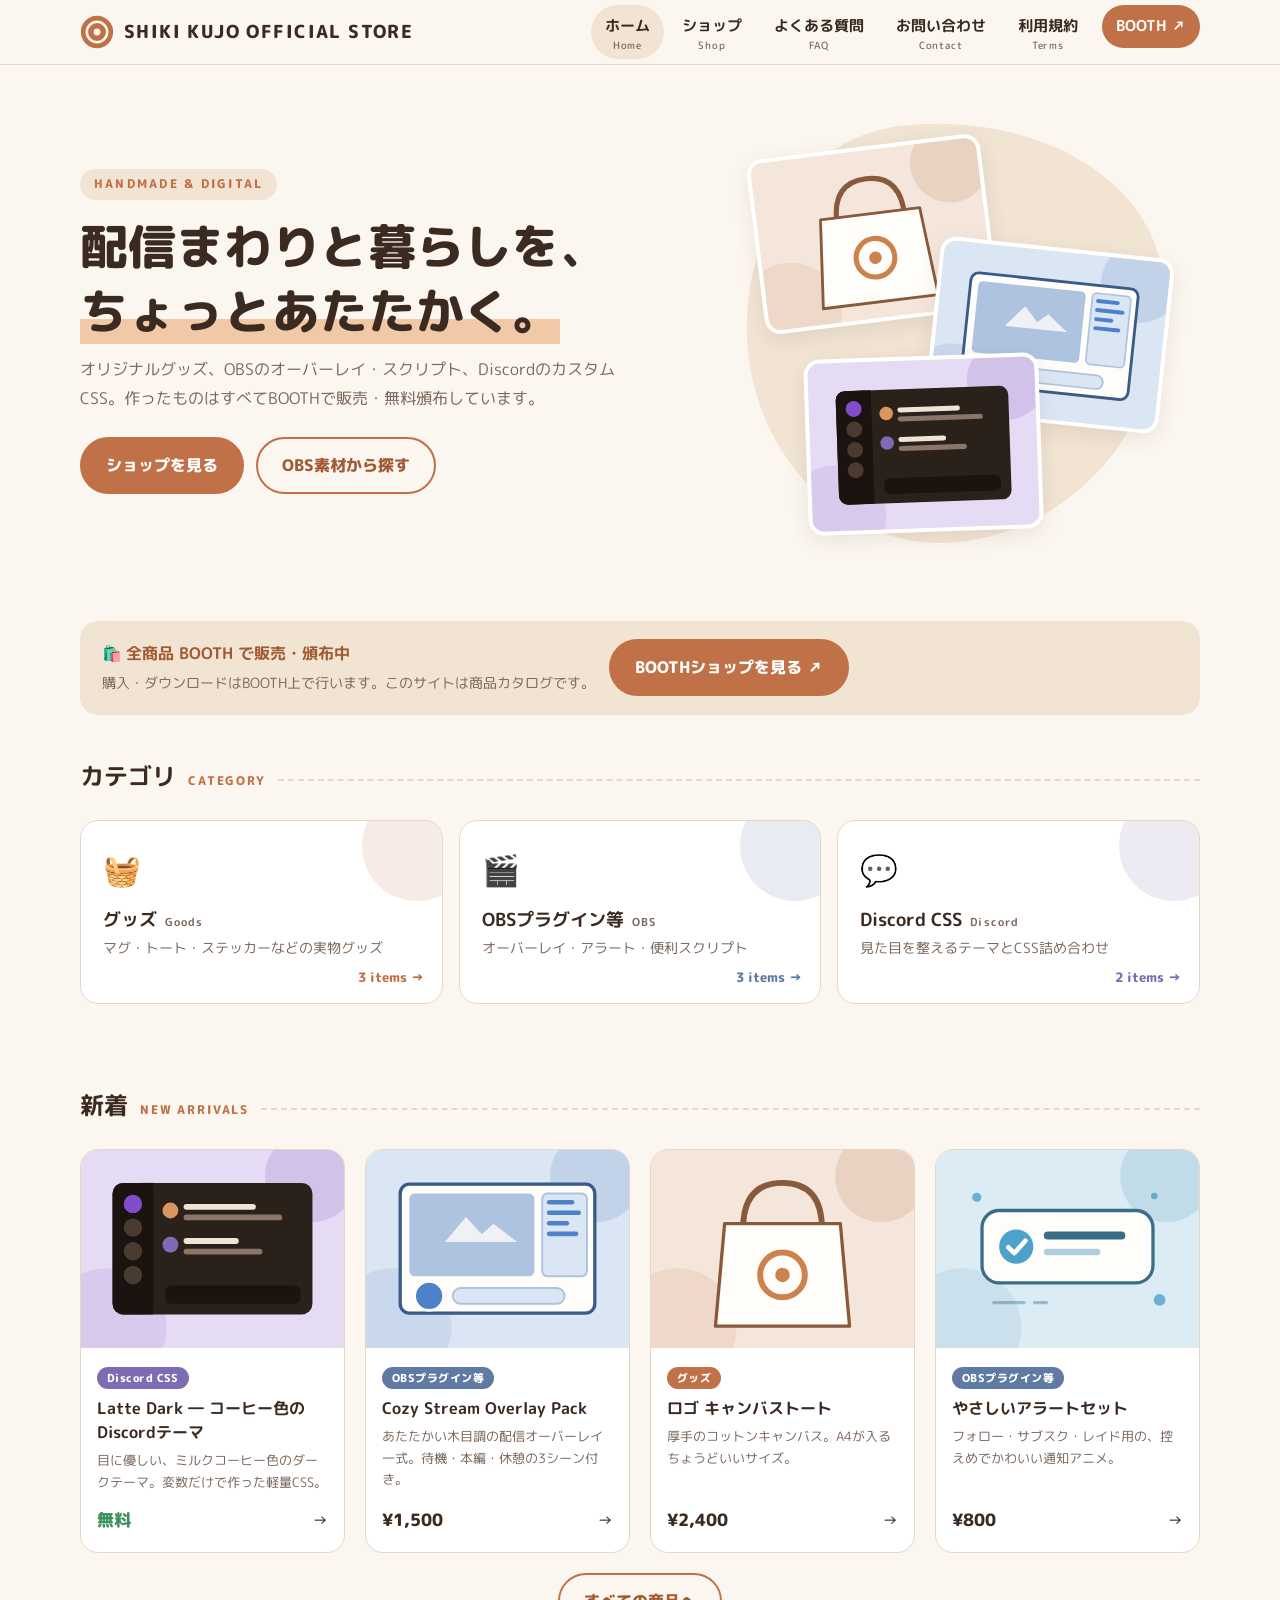
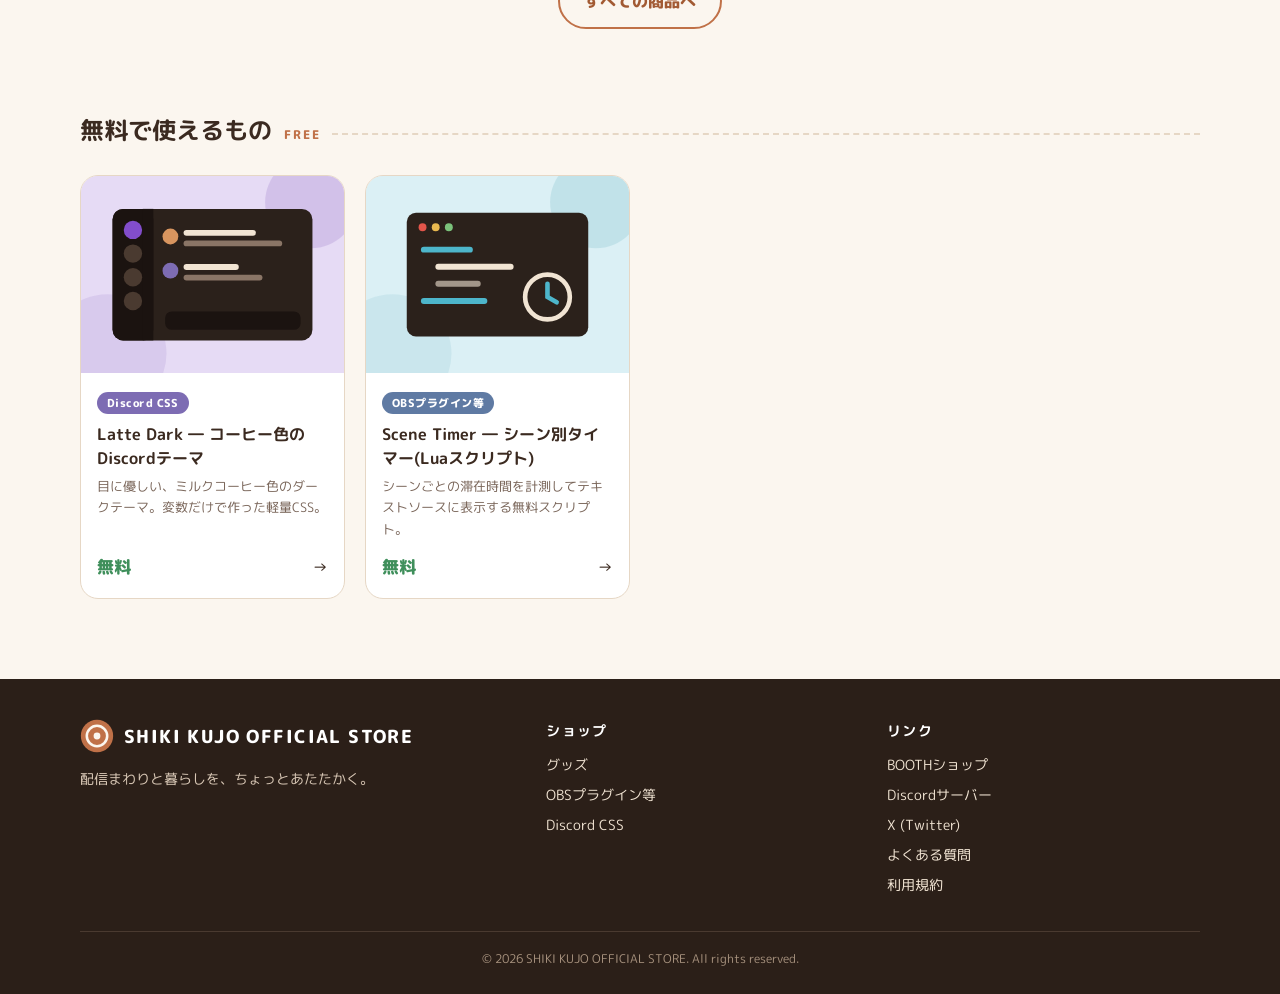
<file: index.html>
<!doctype html>
<html lang="ja">
<head>
<meta charset="utf-8">
<meta name="viewport" content="width=device-width, initial-scale=1">
<title>SHIKI KUJO OFFICIAL STORE | グッズ・OBS素材・Discord CSS</title>
<meta name="description" content="グッズ、OBSプラグイン・素材、Discord CSSの販売・頒布サイト。">
<meta property="og:title" content="SHIKI KUJO OFFICIAL STORE | グッズ・OBS素材・Discord CSS">
<meta property="og:description" content="グッズ、OBSプラグイン・素材、Discord CSSの販売・頒布サイト。">
<meta name="theme-color" content="#c07148">
<link rel="icon" href="data:image/svg+xml,%3Csvg xmlns='http://www.w3.org/2000/svg' viewBox='0 0 40 40'%3E%3Ccircle cx='20' cy='20' r='19' fill='%23c07148'/%3E%3Ccircle cx='20' cy='20' r='12' fill='none' stroke='%23fbf6ef' stroke-width='3'/%3E%3Ccircle cx='20' cy='20' r='4' fill='%23fbf6ef'/%3E%3C/svg%3E">
<link rel="preconnect" href="https://fonts.googleapis.com">
<link rel="preconnect" href="https://fonts.gstatic.com" crossorigin>
<link href="https://fonts.googleapis.com/css2?family=M+PLUS+Rounded+1c:wght@400;500;700;800&display=swap" rel="stylesheet">
<link rel="stylesheet" href="assets/style.css">
</head>
<body data-page="index">
<a class="skip" href="#main">本文へ</a>
<header id="site-header"></header>
<main id="main">
<section class="hero"><div class="wrap">
  <div>
    <span class="eyebrow">HANDMADE &amp; DIGITAL</span>
    <h1>配信まわりと暮らしを、<br><em>ちょっとあたたかく。</em></h1>
    <p>オリジナルグッズ、OBSのオーバーレイ・スクリプト、DiscordのカスタムCSS。作ったものはすべてBOOTHで販売・無料頒布しています。</p>
    <div class="btn-row"><a class="btn" href="shop.html">ショップを見る</a><a class="btn ghost" href="shop.html?cat=obs">OBS素材から探す</a></div>
  </div>
  <div class="hero-art" id="hero-art" aria-hidden="true"></div>
</div></section>

<section class="block" style="padding-bottom:0"><div class="wrap">
  <div class="booth-note"><div>🛍️ <b>全商品 BOOTH で販売・頒布中</b><br><span style="font-size:.86rem;color:var(--ink-soft)">購入・ダウンロードはBOOTH上で行います。このサイトは商品カタログです。</span></div><span id="booth-cta"></span></div>
</div></section>

<section class="block"><div class="wrap">
  <h2 class="sec-title">カテゴリ <small>CATEGORY</small></h2>
  <div class="cat-tiles" id="cat-tiles"></div>
</div></section>

<section class="block"><div class="wrap">
  <h2 class="sec-title">新着 <small>NEW ARRIVALS</small></h2>
  <div class="grid" id="new-grid"></div>
  <div class="sec-more"><a class="btn ghost" href="shop.html">すべての商品へ</a></div>
</div></section>

<section class="block" id="free-sec"><div class="wrap">
  <h2 class="sec-title">無料で使えるもの <small>FREE</small></h2>
  <div class="grid" id="free-grid"></div>
</div></section>
</main>
<footer id="site-footer"></footer>
<script src="assets/art.js"></script>
<script src="assets/app.js"></script>
</body>
</html>
</file>
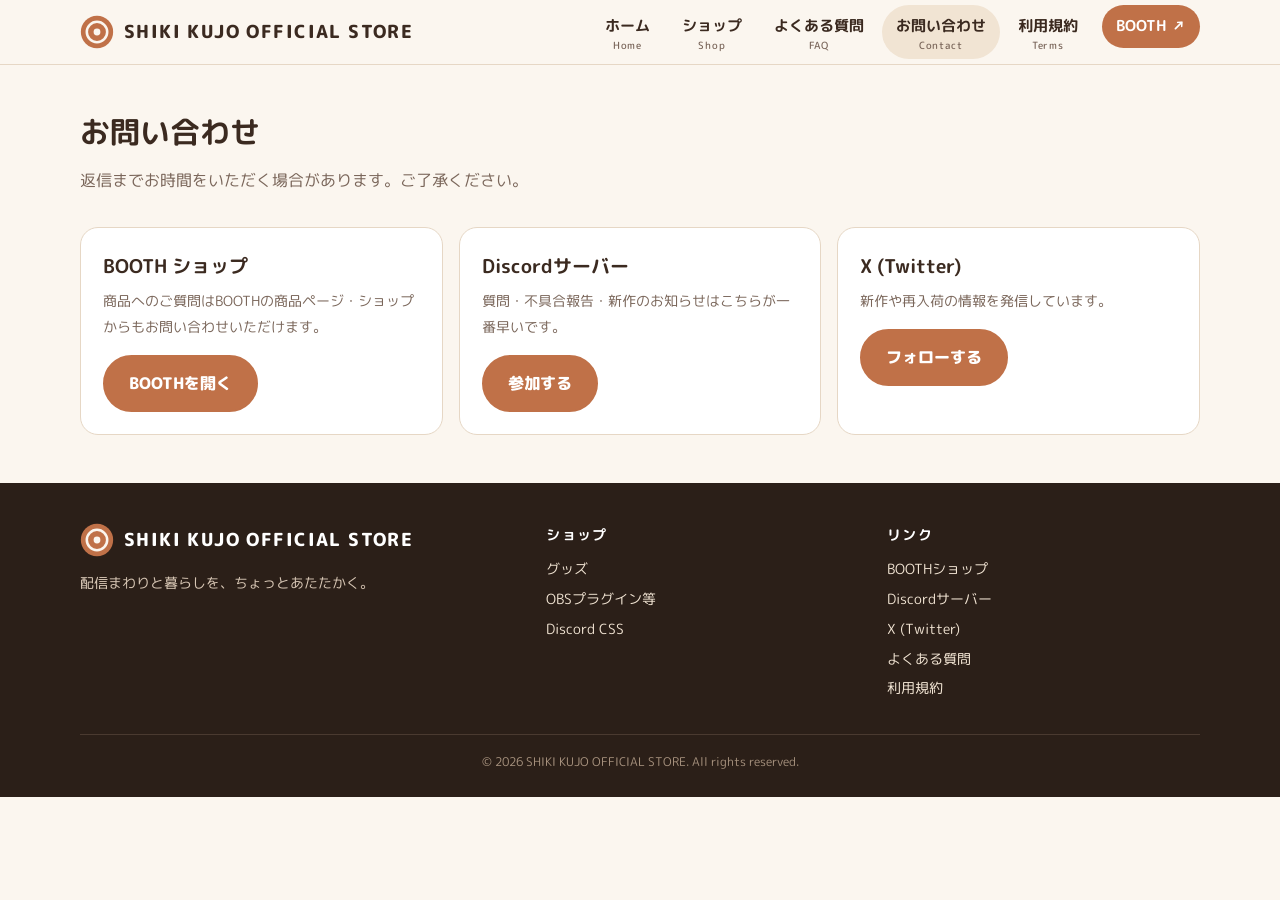
<file: contact.html>
<!doctype html>
<html lang="ja">
<head>
<meta charset="utf-8">
<meta name="viewport" content="width=device-width, initial-scale=1">
<title>お問い合わせ | SHIKI KUJO OFFICIAL STORE</title>
<meta name="description" content="ご質問・ご依頼・不具合報告の連絡先。">
<meta property="og:title" content="お問い合わせ | SHIKI KUJO OFFICIAL STORE">
<meta property="og:description" content="ご質問・ご依頼・不具合報告の連絡先。">
<meta name="theme-color" content="#c07148">
<link rel="icon" href="data:image/svg+xml,%3Csvg xmlns='http://www.w3.org/2000/svg' viewBox='0 0 40 40'%3E%3Ccircle cx='20' cy='20' r='19' fill='%23c07148'/%3E%3Ccircle cx='20' cy='20' r='12' fill='none' stroke='%23fbf6ef' stroke-width='3'/%3E%3Ccircle cx='20' cy='20' r='4' fill='%23fbf6ef'/%3E%3C/svg%3E">
<link rel="preconnect" href="https://fonts.googleapis.com">
<link rel="preconnect" href="https://fonts.gstatic.com" crossorigin>
<link href="https://fonts.googleapis.com/css2?family=M+PLUS+Rounded+1c:wght@400;500;700;800&display=swap" rel="stylesheet">
<link rel="stylesheet" href="assets/style.css">
</head>
<body data-page="contact">
<a class="skip" href="#main">本文へ</a>
<header id="site-header"></header>
<main id="main"><div class="wrap">
  <div class="page-head"><h1>お問い合わせ</h1><p>返信までお時間をいただく場合があります。ご了承ください。</p></div>
  <div class="contact-grid" id="contact-list"></div>
</div></main>
<footer id="site-footer"></footer>
<script src="assets/art.js"></script>
<script src="assets/app.js"></script>
</body>
</html>
</file>
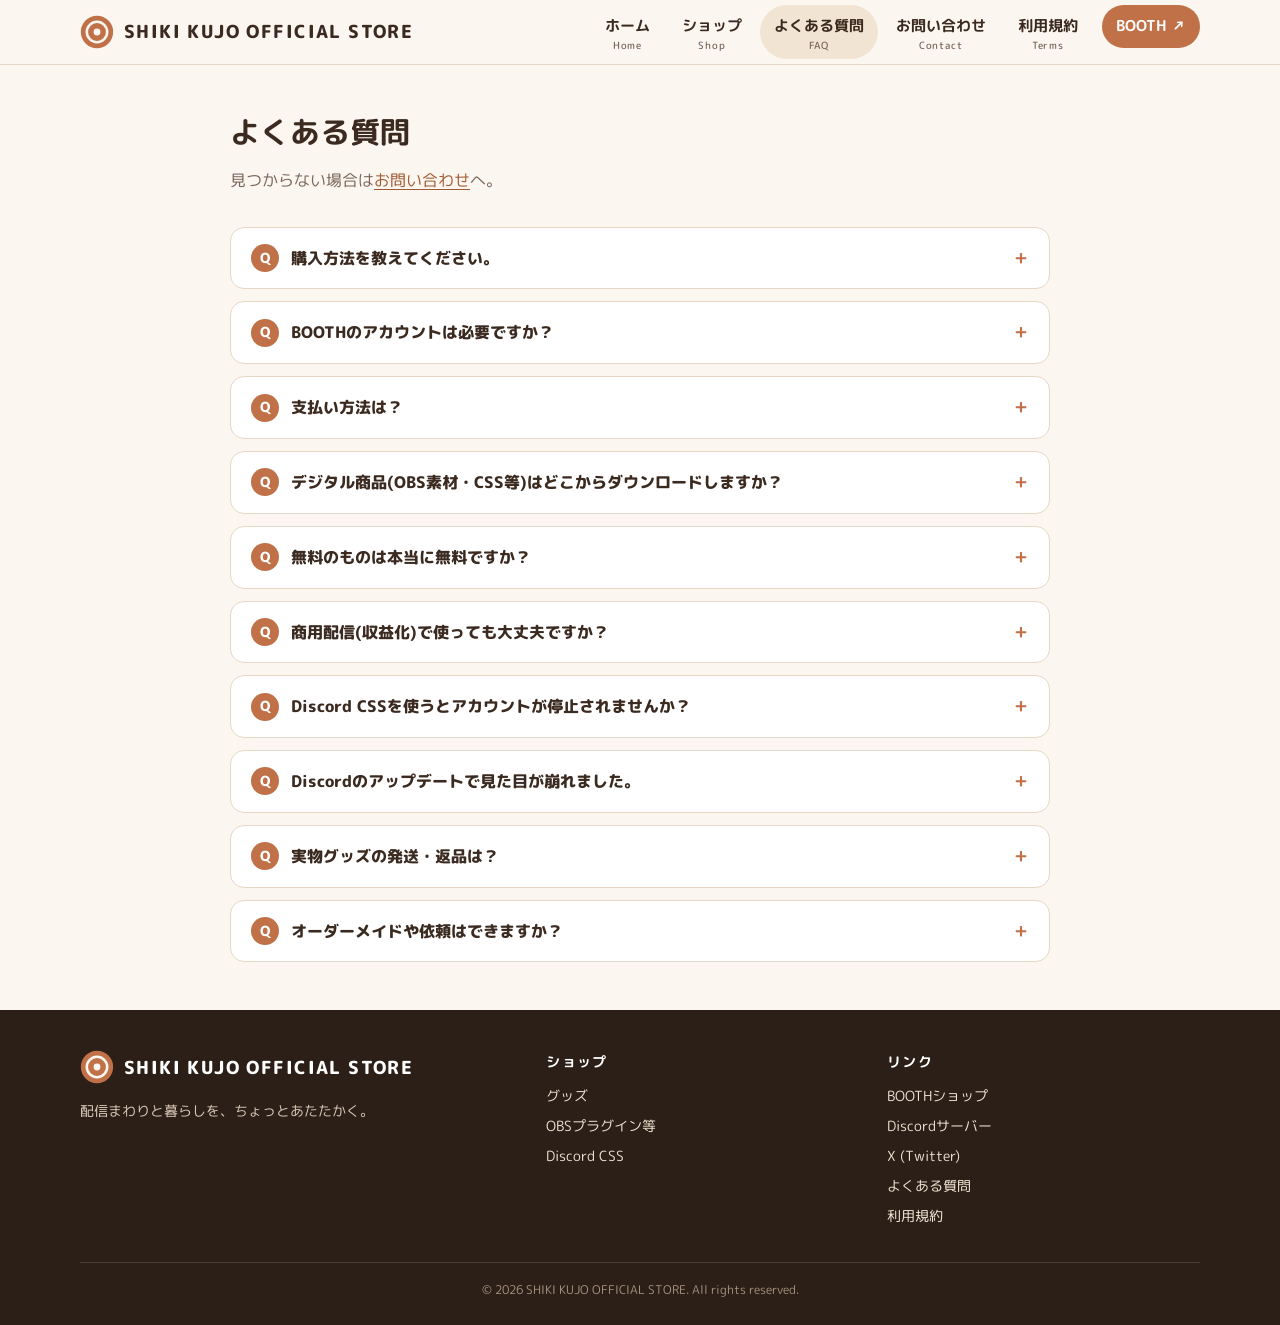
<file: faq.html>
<!doctype html>
<html lang="ja">
<head>
<meta charset="utf-8">
<meta name="viewport" content="width=device-width, initial-scale=1">
<title>よくある質問 | SHIKI KUJO OFFICIAL STORE</title>
<meta name="description" content="購入方法・ライセンス・Discord CSSについてのよくある質問。">
<meta property="og:title" content="よくある質問 | SHIKI KUJO OFFICIAL STORE">
<meta property="og:description" content="購入方法・ライセンス・Discord CSSについてのよくある質問。">
<meta name="theme-color" content="#c07148">
<link rel="icon" href="data:image/svg+xml,%3Csvg xmlns='http://www.w3.org/2000/svg' viewBox='0 0 40 40'%3E%3Ccircle cx='20' cy='20' r='19' fill='%23c07148'/%3E%3Ccircle cx='20' cy='20' r='12' fill='none' stroke='%23fbf6ef' stroke-width='3'/%3E%3Ccircle cx='20' cy='20' r='4' fill='%23fbf6ef'/%3E%3C/svg%3E">
<link rel="preconnect" href="https://fonts.googleapis.com">
<link rel="preconnect" href="https://fonts.gstatic.com" crossorigin>
<link href="https://fonts.googleapis.com/css2?family=M+PLUS+Rounded+1c:wght@400;500;700;800&display=swap" rel="stylesheet">
<link rel="stylesheet" href="assets/style.css">
</head>
<body data-page="faq">
<a class="skip" href="#main">本文へ</a>
<header id="site-header"></header>
<main id="main"><div class="wrap" style="max-width:820px">
  <div class="page-head"><h1>よくある質問</h1><p>見つからない場合は<a href="contact.html">お問い合わせ</a>へ。</p></div>
  <div id="faq-list" style="margin:24px 0 48px"></div>
</div></main>
<footer id="site-footer"></footer>
<script src="assets/art.js"></script>
<script src="assets/app.js"></script>
</body>
</html>
</file>
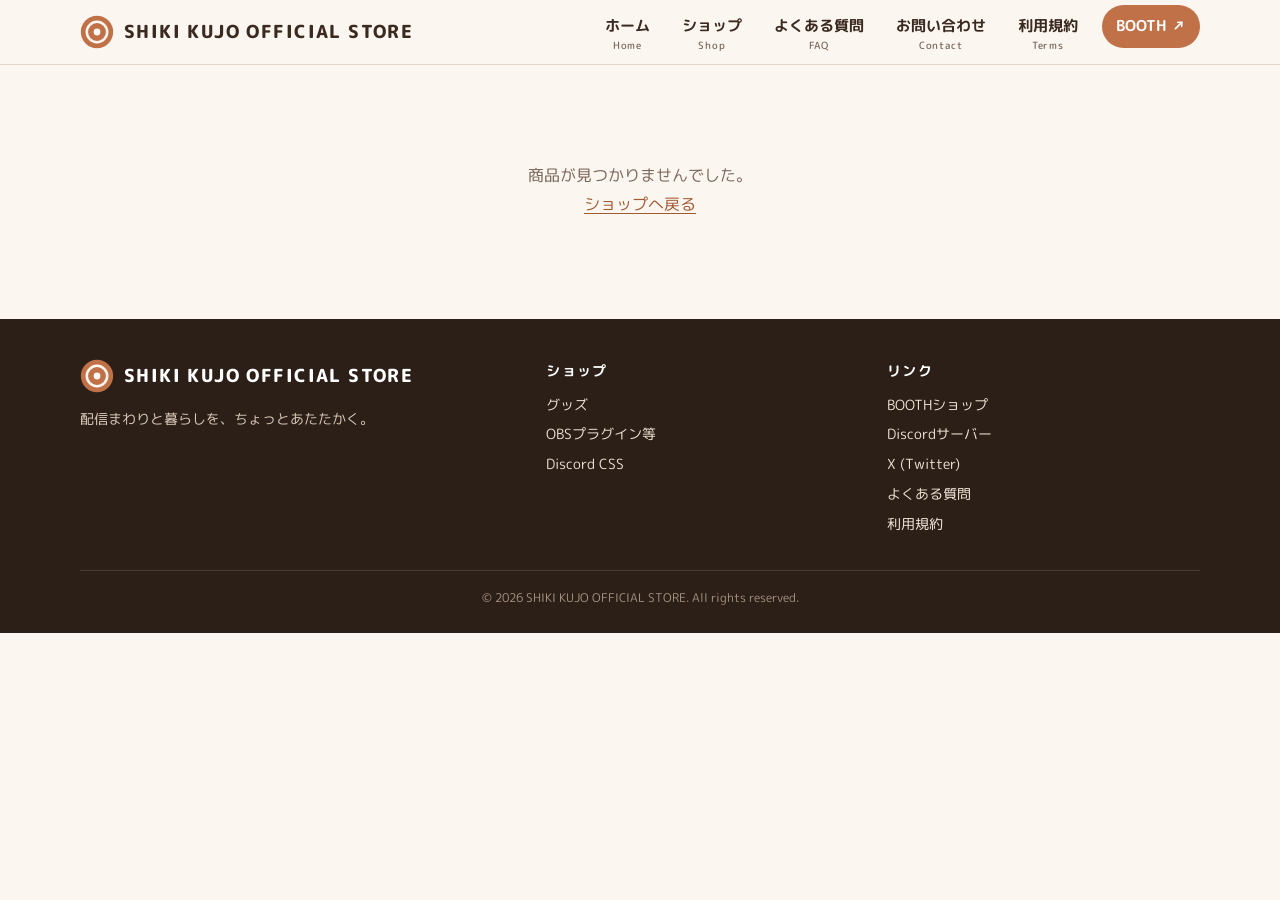
<file: item.html>
<!doctype html>
<html lang="ja">
<head>
<meta charset="utf-8">
<meta name="viewport" content="width=device-width, initial-scale=1">
<title>商品詳細 | SHIKI KUJO OFFICIAL STORE</title>
<meta name="description" content="商品の詳細ページ。">
<meta property="og:title" content="商品詳細 | SHIKI KUJO OFFICIAL STORE">
<meta property="og:description" content="商品の詳細ページ。">
<meta name="theme-color" content="#c07148">
<link rel="icon" href="data:image/svg+xml,%3Csvg xmlns='http://www.w3.org/2000/svg' viewBox='0 0 40 40'%3E%3Ccircle cx='20' cy='20' r='19' fill='%23c07148'/%3E%3Ccircle cx='20' cy='20' r='12' fill='none' stroke='%23fbf6ef' stroke-width='3'/%3E%3Ccircle cx='20' cy='20' r='4' fill='%23fbf6ef'/%3E%3C/svg%3E">
<link rel="preconnect" href="https://fonts.googleapis.com">
<link rel="preconnect" href="https://fonts.gstatic.com" crossorigin>
<link href="https://fonts.googleapis.com/css2?family=M+PLUS+Rounded+1c:wght@400;500;700;800&display=swap" rel="stylesheet">
<link rel="stylesheet" href="assets/style.css">
</head>
<body data-page="item">
<a class="skip" href="#main">本文へ</a>
<header id="site-header"></header>
<main id="main"><div class="wrap" id="item-root" style="padding-top:20px"></div></main>
<footer id="site-footer"></footer>
<script src="assets/art.js"></script>
<script src="assets/app.js"></script>
</body>
</html>
</file>
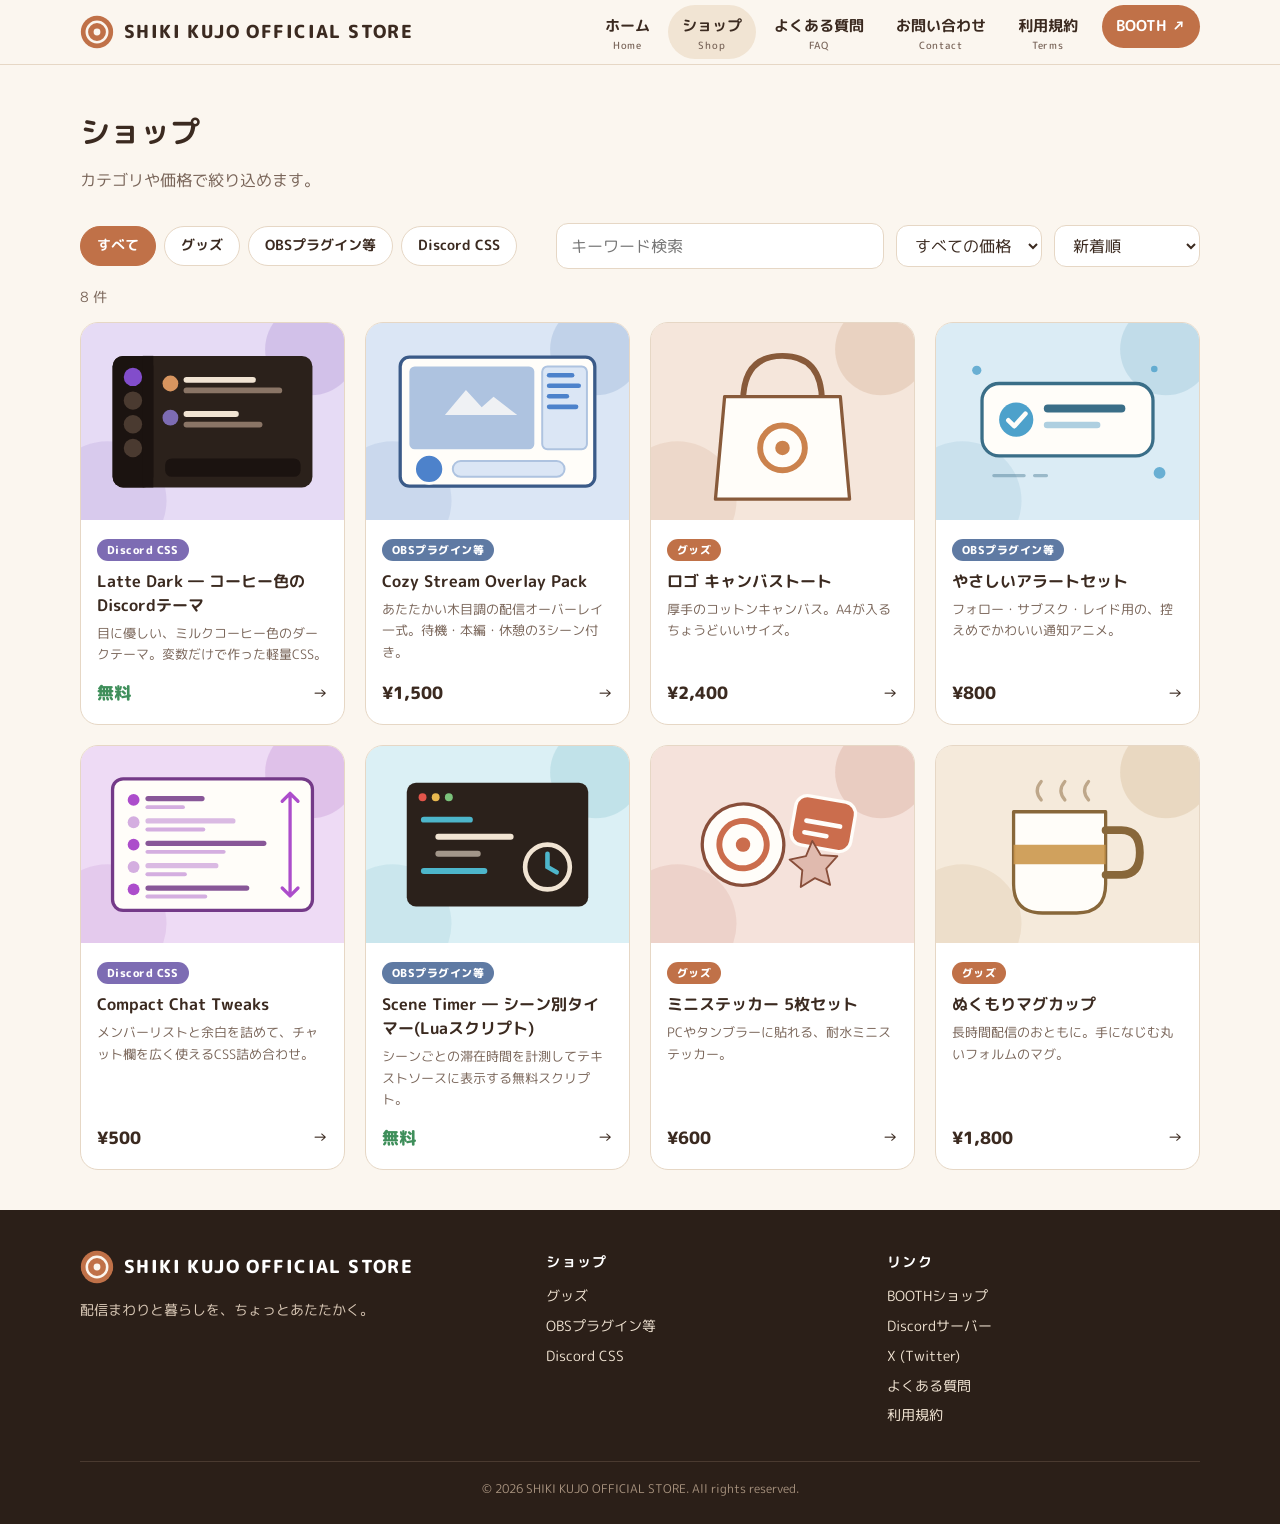
<file: shop.html>
<!doctype html>
<html lang="ja">
<head>
<meta charset="utf-8">
<meta name="viewport" content="width=device-width, initial-scale=1">
<title>ショップ | SHIKI KUJO OFFICIAL STORE</title>
<meta name="description" content="グッズ・OBS素材・Discord CSSの商品一覧。">
<meta property="og:title" content="ショップ | SHIKI KUJO OFFICIAL STORE">
<meta property="og:description" content="グッズ・OBS素材・Discord CSSの商品一覧。">
<meta name="theme-color" content="#c07148">
<link rel="icon" href="data:image/svg+xml,%3Csvg xmlns='http://www.w3.org/2000/svg' viewBox='0 0 40 40'%3E%3Ccircle cx='20' cy='20' r='19' fill='%23c07148'/%3E%3Ccircle cx='20' cy='20' r='12' fill='none' stroke='%23fbf6ef' stroke-width='3'/%3E%3Ccircle cx='20' cy='20' r='4' fill='%23fbf6ef'/%3E%3C/svg%3E">
<link rel="preconnect" href="https://fonts.googleapis.com">
<link rel="preconnect" href="https://fonts.gstatic.com" crossorigin>
<link href="https://fonts.googleapis.com/css2?family=M+PLUS+Rounded+1c:wght@400;500;700;800&display=swap" rel="stylesheet">
<link rel="stylesheet" href="assets/style.css">
</head>
<body data-page="shop">
<a class="skip" href="#main">本文へ</a>
<header id="site-header"></header>
<main id="main"><div class="wrap">
  <div class="page-head"><h1>ショップ</h1><p>カテゴリや価格で絞り込めます。</p></div>
  <div class="toolbar">
    <div class="chips" id="chips" role="group" aria-label="カテゴリ"></div>
    <span class="spacer"></span>
    <input class="field" id="f-text" type="search" placeholder="キーワード検索" aria-label="キーワード検索">
    <select class="field" id="f-price" aria-label="価格"><option value="all">すべての価格</option><option value="free">無料のみ</option><option value="paid">有料のみ</option></select>
    <select class="field" id="f-sort" aria-label="並び替え"><option value="new">新着順</option><option value="low">価格が安い順</option><option value="high">価格が高い順</option></select>
  </div>
  <p id="count" style="color:var(--ink-soft);font-size:.85rem;margin:-8px 0 12px"></p>
  <div class="grid" id="grid"></div>
  <p class="empty" id="empty" hidden>条件に合う商品がありません。</p>
</div></main>
<footer id="site-footer"></footer>
<script src="assets/art.js"></script>
<script src="assets/app.js"></script>
</body>
</html>
</file>
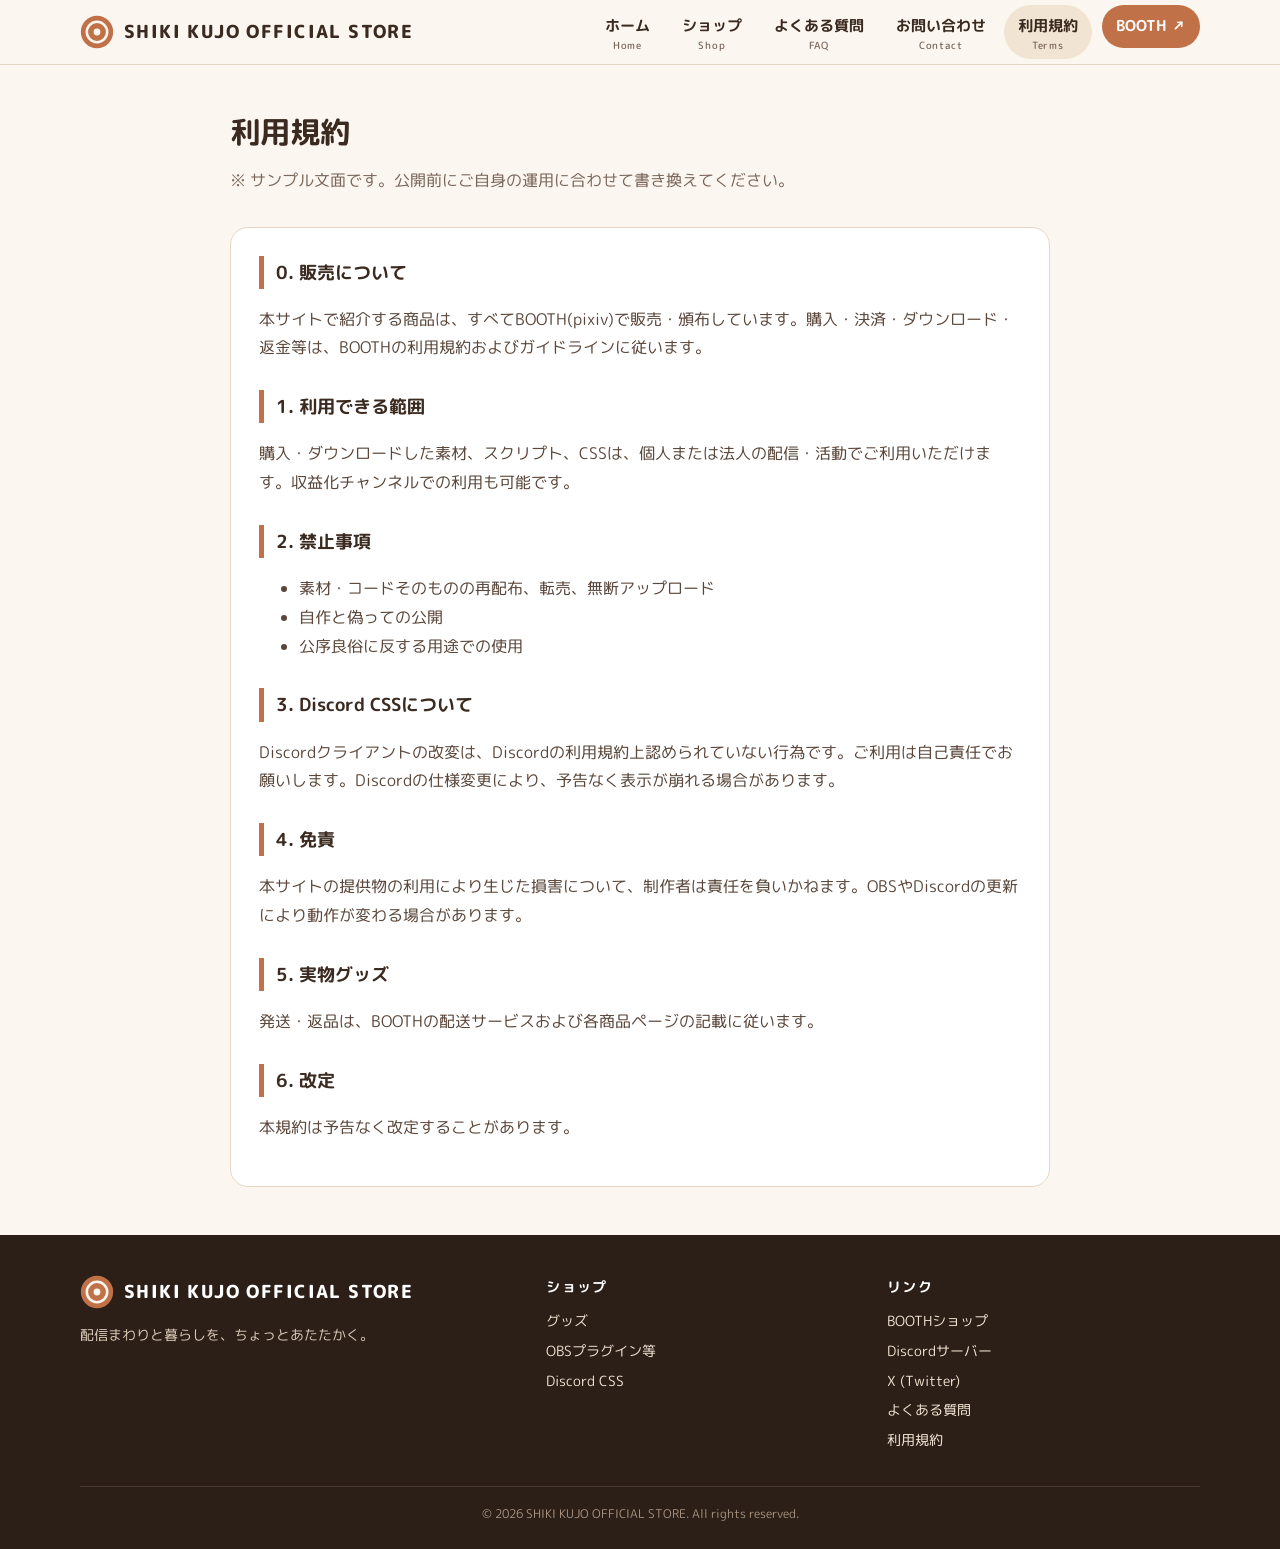
<file: terms.html>
<!doctype html>
<html lang="ja">
<head>
<meta charset="utf-8">
<meta name="viewport" content="width=device-width, initial-scale=1">
<title>利用規約 | SHIKI KUJO OFFICIAL STORE</title>
<meta name="description" content="素材・スクリプト・CSS・グッズのご利用条件。">
<meta property="og:title" content="利用規約 | SHIKI KUJO OFFICIAL STORE">
<meta property="og:description" content="素材・スクリプト・CSS・グッズのご利用条件。">
<meta name="theme-color" content="#c07148">
<link rel="icon" href="data:image/svg+xml,%3Csvg xmlns='http://www.w3.org/2000/svg' viewBox='0 0 40 40'%3E%3Ccircle cx='20' cy='20' r='19' fill='%23c07148'/%3E%3Ccircle cx='20' cy='20' r='12' fill='none' stroke='%23fbf6ef' stroke-width='3'/%3E%3Ccircle cx='20' cy='20' r='4' fill='%23fbf6ef'/%3E%3C/svg%3E">
<link rel="preconnect" href="https://fonts.googleapis.com">
<link rel="preconnect" href="https://fonts.gstatic.com" crossorigin>
<link href="https://fonts.googleapis.com/css2?family=M+PLUS+Rounded+1c:wght@400;500;700;800&display=swap" rel="stylesheet">
<link rel="stylesheet" href="assets/style.css">
</head>
<body data-page="terms">
<a class="skip" href="#main">本文へ</a>
<header id="site-header"></header>
<main id="main"><div class="wrap" style="max-width:820px">
  <div class="page-head"><h1>利用規約</h1><p>※ サンプル文面です。公開前にご自身の運用に合わせて書き換えてください。</p></div>
  <div class="prose">
    <h2>0. 販売について</h2>
    <p>本サイトで紹介する商品は、すべてBOOTH(pixiv)で販売・頒布しています。購入・決済・ダウンロード・返金等は、BOOTHの利用規約およびガイドラインに従います。</p>
    <h2>1. 利用できる範囲</h2>
    <p>購入・ダウンロードした素材、スクリプト、CSSは、個人または法人の配信・活動でご利用いただけます。収益化チャンネルでの利用も可能です。</p>
    <h2>2. 禁止事項</h2>
    <ul><li>素材・コードそのものの再配布、転売、無断アップロード</li><li>自作と偽っての公開</li><li>公序良俗に反する用途での使用</li></ul>
    <h2>3. Discord CSSについて</h2>
    <p>Discordクライアントの改変は、Discordの利用規約上認められていない行為です。ご利用は自己責任でお願いします。Discordの仕様変更により、予告なく表示が崩れる場合があります。</p>
    <h2>4. 免責</h2>
    <p>本サイトの提供物の利用により生じた損害について、制作者は責任を負いかねます。OBSやDiscordの更新により動作が変わる場合があります。</p>
    <h2>5. 実物グッズ</h2>
    <p>発送・返品は、BOOTHの配送サービスおよび各商品ページの記載に従います。</p>
    <h2>6. 改定</h2>
    <p>本規約は予告なく改定することがあります。</p>
  </div>
</div></main>
<footer id="site-footer"></footer>
<script src="assets/art.js"></script>
<script src="assets/app.js"></script>
</body>
</html>
</file>
<file: assets/style.css>
/* SHIKI KUJO OFFICIAL STORE — original stylesheet */
:root {
  --bg: #fbf6ef;
  --paper: #ffffff;
  --ink: #3b2a20;
  --ink-soft: #7a665a;
  --brown: #8a5a3c;
  --accent: #c07148;
  --accent-dark: #a25a33;
  --cream: #f1e4d3;
  --line: #e6d7c5;
  --footer: #2b1f18;
  --radius: 18px;
  --shadow: 0 6px 20px rgba(80, 48, 28, .09);
  --maxw: 1120px;
}
*, *::before, *::after { box-sizing: border-box; }
html { scroll-behavior: smooth; }
body {
  margin: 0;
  background: var(--bg);
  color: var(--ink);
  font-family: "M PLUS Rounded 1c", "Hiragino Maru Gothic ProN", "Hiragino Sans", "Meiryo", sans-serif;
  line-height: 1.8;
  -webkit-text-size-adjust: 100%;
}
img, svg { max-width: 100%; display: block; }
a { color: var(--accent-dark); text-underline-offset: 3px; }
a:hover { color: var(--brown); }
.wrap { width: min(100% - 32px, var(--maxw)); margin-inline: auto; }
.skip { position: absolute; left: -999px; }
.skip:focus { left: 8px; top: 8px; background: #fff; padding: 8px 12px; z-index: 99; }

/* ---------- header ---------- */
.site-header {
  position: sticky; top: 0; z-index: 50;
  background: rgba(251, 246, 239, .92);
  backdrop-filter: blur(8px);
  border-bottom: 1px solid var(--line);
}
.site-header .wrap { display: flex; align-items: center; justify-content: space-between; gap: 16px; height: 64px; }
.brand { display: flex; align-items: center; gap: 10px; text-decoration: none; color: var(--ink); font-weight: 800; letter-spacing: .08em; font-size: 1.1rem; }
.brand svg { width: 34px; height: 34px; }
.nav ul { list-style: none; margin: 0; padding: 0; display: flex; gap: 4px; }
.nav a {
  display: block; padding: 8px 14px; border-radius: 999px;
  text-decoration: none; color: var(--ink); font-weight: 700; font-size: .92rem;
}
.nav a small { display: block; font-size: .62rem; font-weight: 500; color: var(--ink-soft); letter-spacing: .1em; line-height: 1.1; text-align: center; }
.nav a:hover, .nav a[aria-current="page"] { background: var(--cream); }
.menu-btn { display: none; background: none; border: 0; padding: 8px; cursor: pointer; color: var(--ink); }
.menu-btn svg { width: 28px; height: 28px; }

@media (max-width: 820px) {
  .menu-btn { display: block; }
  .nav { position: absolute; left: 0; right: 0; top: 64px; background: var(--bg); border-bottom: 1px solid var(--line); display: none; }
  .nav.open { display: block; }
  .nav ul { flex-direction: column; padding: 8px 16px 16px; }
  .nav a { border-radius: 12px; }
  .nav a small { display: inline; margin-left: 8px; }
}

/* ---------- hero ---------- */
.hero { padding: 56px 0 40px; }
.hero .wrap { display: grid; grid-template-columns: 1.1fr .9fr; gap: 40px; align-items: center; }
.eyebrow { display: inline-block; font-size: .78rem; letter-spacing: .18em; font-weight: 800; color: var(--accent); background: var(--cream); padding: 4px 14px; border-radius: 999px; }
.hero h1 { font-size: clamp(1.9rem, 4.6vw, 3rem); line-height: 1.35; margin: 14px 0 12px; font-weight: 800; }
.hero h1 em { font-style: normal; background: linear-gradient(transparent 62%, #f2c9a6 62%); }
.hero p { color: var(--ink-soft); margin: 0 0 24px; max-width: 34em; }
.hero-art { position: relative; aspect-ratio: 1 / 1; max-width: 420px; margin-inline: auto; width: 100%; }
.hero-art .blob { position: absolute; inset: 0; border-radius: 42% 58% 55% 45% / 50% 42% 58% 50%; background: var(--cream); transform: rotate(-6deg); }
.hero-art .stack { position: absolute; inset: 0; display: grid; place-items: center; }
.hero-art .card-mini { position: absolute; width: 56%; border-radius: 16px; overflow: hidden; box-shadow: var(--shadow); border: 4px solid #fff; }
.hero-art .c1 { left: 2%; top: 6%; transform: rotate(-7deg); }
.hero-art .c2 { right: 0; top: 30%; transform: rotate(6deg); }
.hero-art .c3 { left: 14%; bottom: 2%; transform: rotate(-2deg); }
@media (max-width: 820px) { .hero .wrap { grid-template-columns: 1fr; } .hero-art { max-width: 320px; } }

/* ---------- buttons ---------- */
.btn {
  display: inline-flex; align-items: center; gap: 8px;
  padding: 12px 24px; border-radius: 999px; border: 2px solid var(--accent);
  background: var(--accent); color: #fff; font: inherit; font-weight: 800; text-decoration: none; cursor: pointer;
  transition: transform .15s, background .15s, box-shadow .15s;
}
.btn:hover { background: var(--accent-dark); border-color: var(--accent-dark); color: #fff; transform: translateY(-1px); box-shadow: var(--shadow); }
.btn.ghost { background: transparent; color: var(--accent-dark); }
.btn.ghost:hover { background: var(--cream); color: var(--brown); }
.btn.disabled { background: #cdbfb2; border-color: #cdbfb2; pointer-events: none; }
.btn.block { width: 100%; justify-content: center; }
.btn-row { display: flex; flex-wrap: wrap; gap: 12px; }

/* ---------- sections ---------- */
section.block { padding: 40px 0; }
.sec-title { display: flex; align-items: baseline; gap: 12px; margin: 0 0 22px; font-size: 1.5rem; }
.sec-title small { color: var(--accent); letter-spacing: .16em; font-size: .72rem; font-weight: 800; }
.sec-title::after { content: ""; flex: 1; height: 0; border-top: 2px dashed var(--line); transform: translateY(-4px); }
.sec-more { margin-top: 20px; text-align: center; }

/* category tiles */
.cat-tiles { display: grid; grid-template-columns: repeat(3, 1fr); gap: 16px; }
.cat-tile {
  display: block; text-decoration: none; color: var(--ink);
  background: var(--paper); border: 1px solid var(--line); border-radius: var(--radius);
  padding: 22px 22px 44px; position: relative; overflow: hidden;
  transition: transform .2s, box-shadow .2s;
}
.cat-tile:hover { transform: translateY(-3px); box-shadow: var(--shadow); color: var(--ink); }
.cat-tile::before { content: ""; position: absolute; right: -30px; top: -30px; width: 110px; height: 110px; border-radius: 50%; background: var(--c); opacity: .14; }
.cat-tile .ico { font-size: 1.9rem; }
.cat-tile h3 { margin: 6px 0 2px; font-size: 1.1rem; }
.cat-tile p { margin: 0; font-size: .86rem; color: var(--ink-soft); line-height: 1.6; }
.cat-tile .count { position: absolute; right: 18px; bottom: 14px; font-weight: 800; color: var(--c); font-size: .8rem; }
@media (max-width: 720px) { .cat-tiles { grid-template-columns: 1fr; } }

/* product grid */
.grid { display: grid; grid-template-columns: repeat(auto-fill, minmax(250px, 1fr)); gap: 20px; }
.card {
  background: var(--paper); border: 1px solid var(--line); border-radius: var(--radius);
  overflow: hidden; display: flex; flex-direction: column; text-decoration: none; color: var(--ink);
  transition: transform .2s, box-shadow .2s; position: relative;
}
.card:hover { transform: translateY(-4px); box-shadow: var(--shadow); color: var(--ink); }
.card .thumb { aspect-ratio: 4 / 3; background: var(--cream); }
.card .thumb svg { width: 100%; height: 100%; }
.card .body { padding: 14px 16px 16px; display: flex; flex-direction: column; gap: 6px; flex: 1; }
.card h3 { margin: 0; font-size: 1rem; line-height: 1.5; }
.card p { margin: 0; font-size: .84rem; color: var(--ink-soft); line-height: 1.6; flex: 1; }
.card .meta { display: flex; justify-content: space-between; align-items: center; margin-top: 6px; }
.price { font-weight: 800; font-size: 1.05rem; }
.price.free { color: #3f8f5b; }
.tag {
  display: inline-block; font-size: .7rem; font-weight: 800; color: #fff; background: var(--c, var(--accent));
  padding: 1px 10px; border-radius: 999px; letter-spacing: .04em;
}
.badge-new {
  position: absolute; top: 10px; left: 10px; background: #e2554a; color: #fff;
  font-size: .68rem; font-weight: 800; padding: 2px 10px; border-radius: 999px; letter-spacing: .08em; z-index: 1;
}

/* shop toolbar */
.page-head { padding: 40px 0 8px; }
.page-head h1 { margin: 0; font-size: 1.9rem; }
.page-head p { margin: 6px 0 0; color: var(--ink-soft); }
.crumbs { font-size: .8rem; color: var(--ink-soft); margin-bottom: 8px; }
.crumbs a { color: inherit; }
.toolbar { display: flex; flex-wrap: wrap; gap: 12px; align-items: center; margin: 20px 0 24px; }
.chips { display: flex; flex-wrap: wrap; gap: 8px; }
.chip {
  border: 1.5px solid var(--line); background: var(--paper); color: var(--ink);
  padding: 6px 16px; border-radius: 999px; font: inherit; font-size: .88rem; font-weight: 700; cursor: pointer;
}
.chip:hover { border-color: var(--accent); }
.chip[aria-pressed="true"] { background: var(--accent); border-color: var(--accent); color: #fff; }
.toolbar .spacer { flex: 1; }
.field {
  font: inherit; padding: 8px 14px; border-radius: 12px; border: 1.5px solid var(--line); background: #fff; color: var(--ink);
}
.field:focus { outline: 3px solid #f2c9a6; border-color: var(--accent); }
.empty { text-align: center; color: var(--ink-soft); padding: 60px 0; }

/* ---------- item detail ---------- */
.item { display: grid; grid-template-columns: 1.15fr .85fr; gap: 36px; padding: 16px 0 48px; align-items: start; }
.item .main-art { border-radius: var(--radius); overflow: hidden; border: 1px solid var(--line); background: var(--cream); }
.item .main-art svg { width: 100%; height: auto; }
.buy { background: var(--paper); border: 1px solid var(--line); border-radius: var(--radius); padding: 24px; position: sticky; top: 84px; }
.buy h1 { font-size: 1.4rem; margin: 8px 0 4px; line-height: 1.5; }
.buy .big-price { font-size: 2rem; font-weight: 800; margin: 10px 0 14px; }
.buy .big-price.free { color: #3f8f5b; }
.buy .note { font-size: .78rem; color: var(--ink-soft); margin: 12px 0 0; }
.item-body h2 { font-size: 1.15rem; margin: 28px 0 10px; padding-left: 12px; border-left: 5px solid var(--accent); }
.item-body ul { padding-left: 1.3em; margin: 0; }
.spec { width: 100%; border-collapse: collapse; background: #fff; border-radius: 12px; overflow: hidden; }
.spec th, .spec td { padding: 10px 14px; border-bottom: 1px solid var(--line); text-align: left; font-size: .9rem; }
.spec th { width: 8em; background: var(--cream); font-weight: 700; }
.codebox { position: relative; background: #2b211b; color: #f1e4d3; border-radius: 14px; padding: 16px; }
.codebox pre { margin: 0; overflow-x: auto; font: .8rem/1.65 ui-monospace, SFMono-Regular, Menlo, Consolas, monospace; white-space: pre; }
.codebox button {
  position: absolute; top: 10px; right: 10px; border: 0; border-radius: 8px; padding: 4px 12px;
  background: #d8955f; color: #2b1f18; font: inherit; font-size: .78rem; font-weight: 800; cursor: pointer;
}
@media (max-width: 860px) { .item { grid-template-columns: 1fr; } .buy { position: static; } }

/* ---------- FAQ / prose ---------- */
.prose { background: var(--paper); border: 1px solid var(--line); border-radius: var(--radius); padding: 28px; margin: 24px 0 48px; }
.prose h2 { font-size: 1.15rem; margin: 28px 0 8px; padding-left: 12px; border-left: 5px solid var(--accent); }
.prose h2:first-child { margin-top: 0; }
.prose p, .prose li { color: #5a463a; }
details.qa { background: var(--paper); border: 1px solid var(--line); border-radius: 14px; margin-bottom: 12px; overflow: hidden; }
details.qa summary { cursor: pointer; padding: 16px 20px; font-weight: 800; list-style: none; display: flex; gap: 12px; align-items: center; }
details.qa summary::-webkit-details-marker { display: none; }
details.qa summary::before { content: "Q"; flex: none; width: 28px; height: 28px; display: grid; place-items: center; border-radius: 50%; background: var(--accent); color: #fff; font-size: .85rem; }
details.qa summary::after { content: "＋"; margin-left: auto; color: var(--accent); }
details.qa[open] summary::after { content: "－"; }
details.qa .ans { padding: 0 20px 18px 60px; color: #5a463a; }

/* contact */
.contact-grid { display: grid; grid-template-columns: repeat(auto-fit, minmax(240px, 1fr)); gap: 16px; margin: 24px 0 48px; }
.contact-card { background: var(--paper); border: 1px solid var(--line); border-radius: var(--radius); padding: 22px; }
.contact-card h3 { margin: 0 0 6px; }
.contact-card p { margin: 0 0 14px; color: var(--ink-soft); font-size: .9rem; }
.todo { background: #fff7e0; border: 1px dashed #d9b95c; border-radius: 12px; padding: 14px 18px; font-size: .88rem; }

/* ---------- footer ---------- */
.site-footer { background: var(--footer); color: #d9c8b6; margin-top: 40px; padding: 40px 0 24px; }
.site-footer a { color: #f1e4d3; text-decoration: none; }
.site-footer a:hover { text-decoration: underline; }
.foot-grid { display: grid; grid-template-columns: 1.4fr 1fr 1fr; gap: 28px; }
.site-footer h4 { margin: 0 0 8px; color: #fff; font-size: .9rem; letter-spacing: .1em; }
.site-footer ul { list-style: none; margin: 0; padding: 0; font-size: .9rem; }
.site-footer li { margin: 4px 0; }
.site-footer .brand { color: #fff; }
.copy { border-top: 1px solid #4a3a30; margin-top: 28px; padding-top: 16px; font-size: .76rem; text-align: center; color: #a8937f; }
@media (max-width: 720px) { .foot-grid { grid-template-columns: 1fr; } }

/* toast */
.toast { position: fixed; left: 50%; bottom: 28px; transform: translate(-50%, 20px); background: var(--ink); color: #fff; padding: 10px 22px; border-radius: 999px; opacity: 0; transition: .25s; pointer-events: none; z-index: 99; font-weight: 700; }
.toast.show { opacity: 1; transform: translate(-50%, 0); }

@media (prefers-reduced-motion: reduce) { * { transition: none !important; scroll-behavior: auto !important; } }

.nav a.nav-cta { background: var(--accent); color: #fff; margin-left: 6px; }
.nav a.nav-cta:hover { background: var(--accent-dark); }
.booth-note { display: flex; gap: 14px; align-items: center; background: var(--cream); border-radius: var(--radius); padding: 18px 22px; }
.booth-note b { color: var(--accent-dark); }
.booth-note .btn { margin-left: auto; flex: none; }
@media (max-width: 720px) { .booth-note { flex-direction: column; align-items: flex-start; } .booth-note .btn { margin-left: 0; } }

.card .thumb img, .hero-art .card-mini img { width: 100%; height: 100%; object-fit: contain; display: block; }  /* 画像全体を表示(切り取らない) */
.main-art img { width: 100%; height: auto; display: block; }
.hero-art .card-mini { aspect-ratio: 4 / 3; background: var(--cream); }
.main-art img { height: auto; }
.badge-new.sold { background: #6b5a4e; }
.desc { white-space: pre-line; }
.gallery { display: flex; gap: 8px; margin-top: 10px; flex-wrap: wrap; }
.gallery button { border: 2px solid var(--line); border-radius: 10px; padding: 0; overflow: hidden; width: 72px; height: 72px; cursor: pointer; background: #fff; }
.gallery button:hover { border-color: var(--accent); }
.gallery img { width: 100%; height: 100%; object-fit: cover; }
.pills { display: flex; flex-wrap: wrap; gap: 6px; }
.pill { background: var(--cream); border-radius: 999px; padding: 2px 12px; font-size: .8rem; }
.copy .upd { margin: 0 0 8px; color: #c9b8a5; }

.brand span { white-space: nowrap; }
@media (max-width: 520px) { .brand { font-size: .82rem; letter-spacing: .04em; gap: 8px; } .brand svg { width: 28px; height: 28px; } }
</file>
